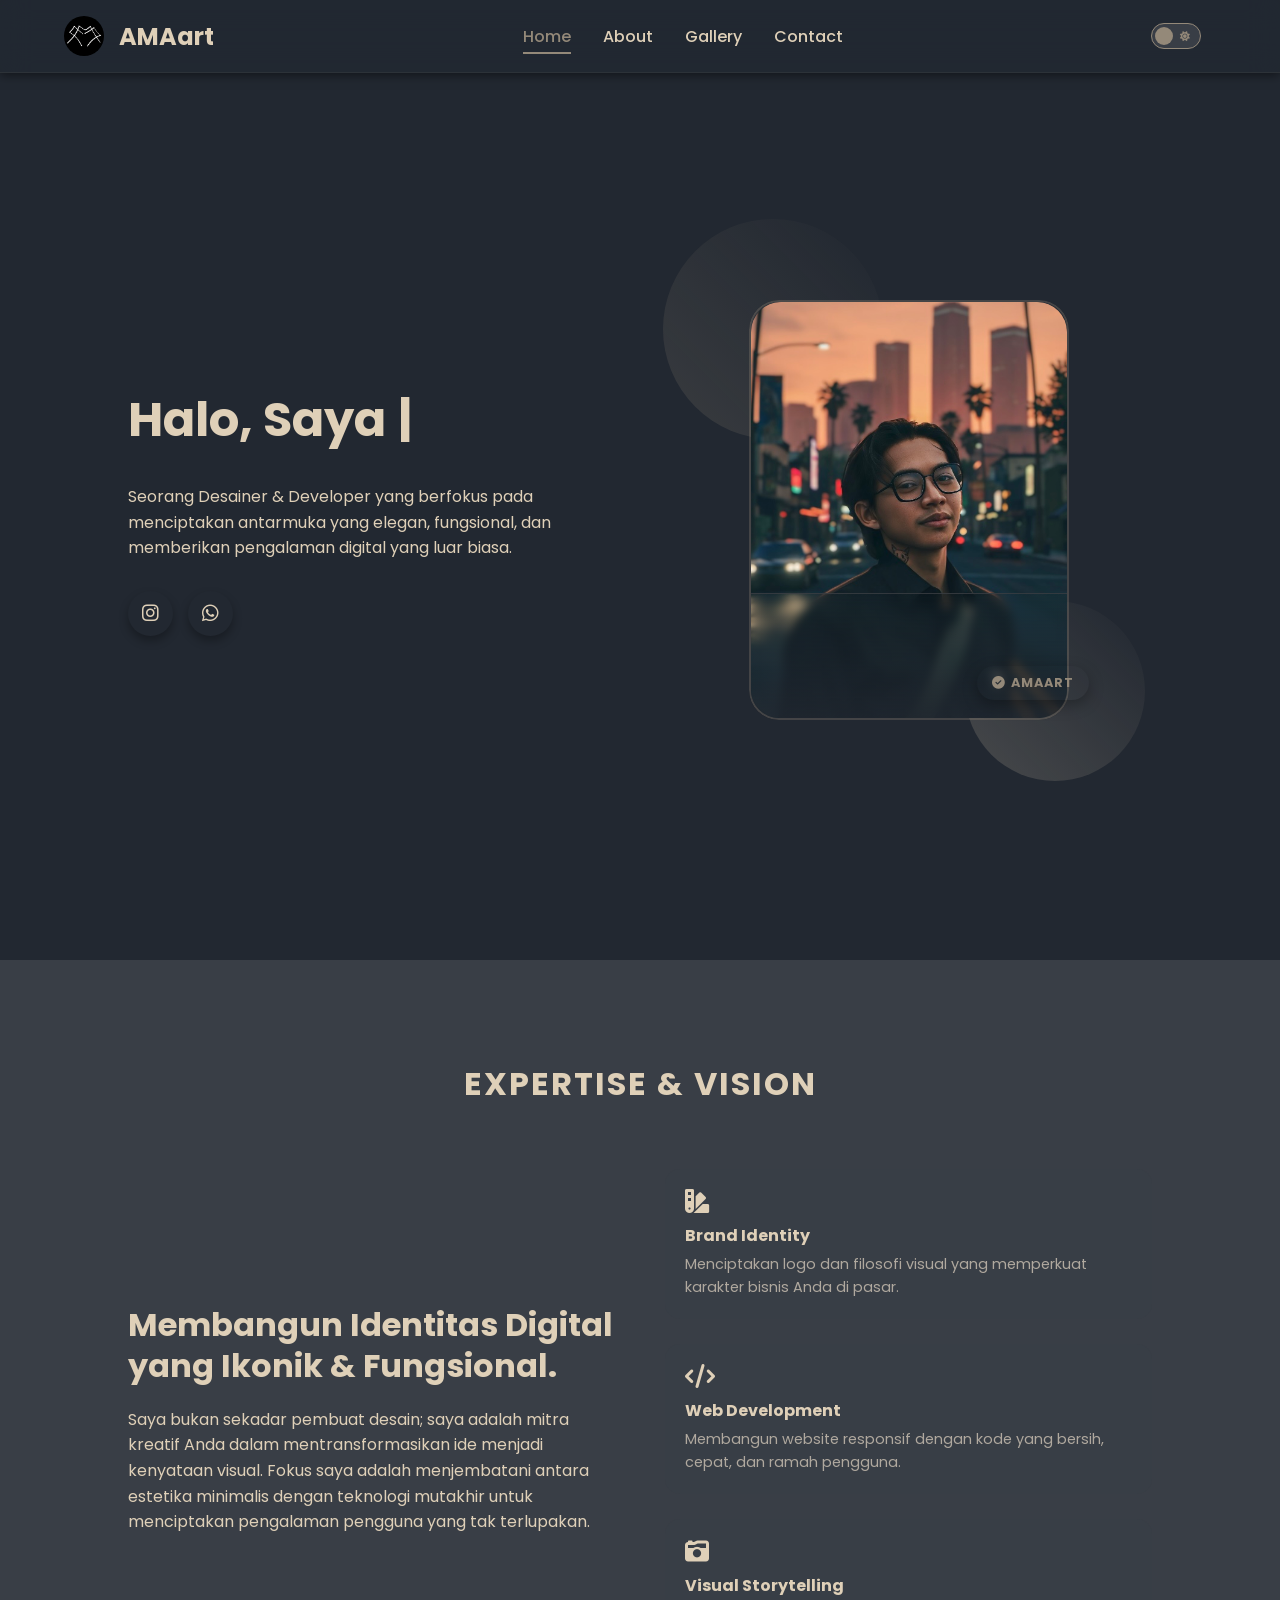
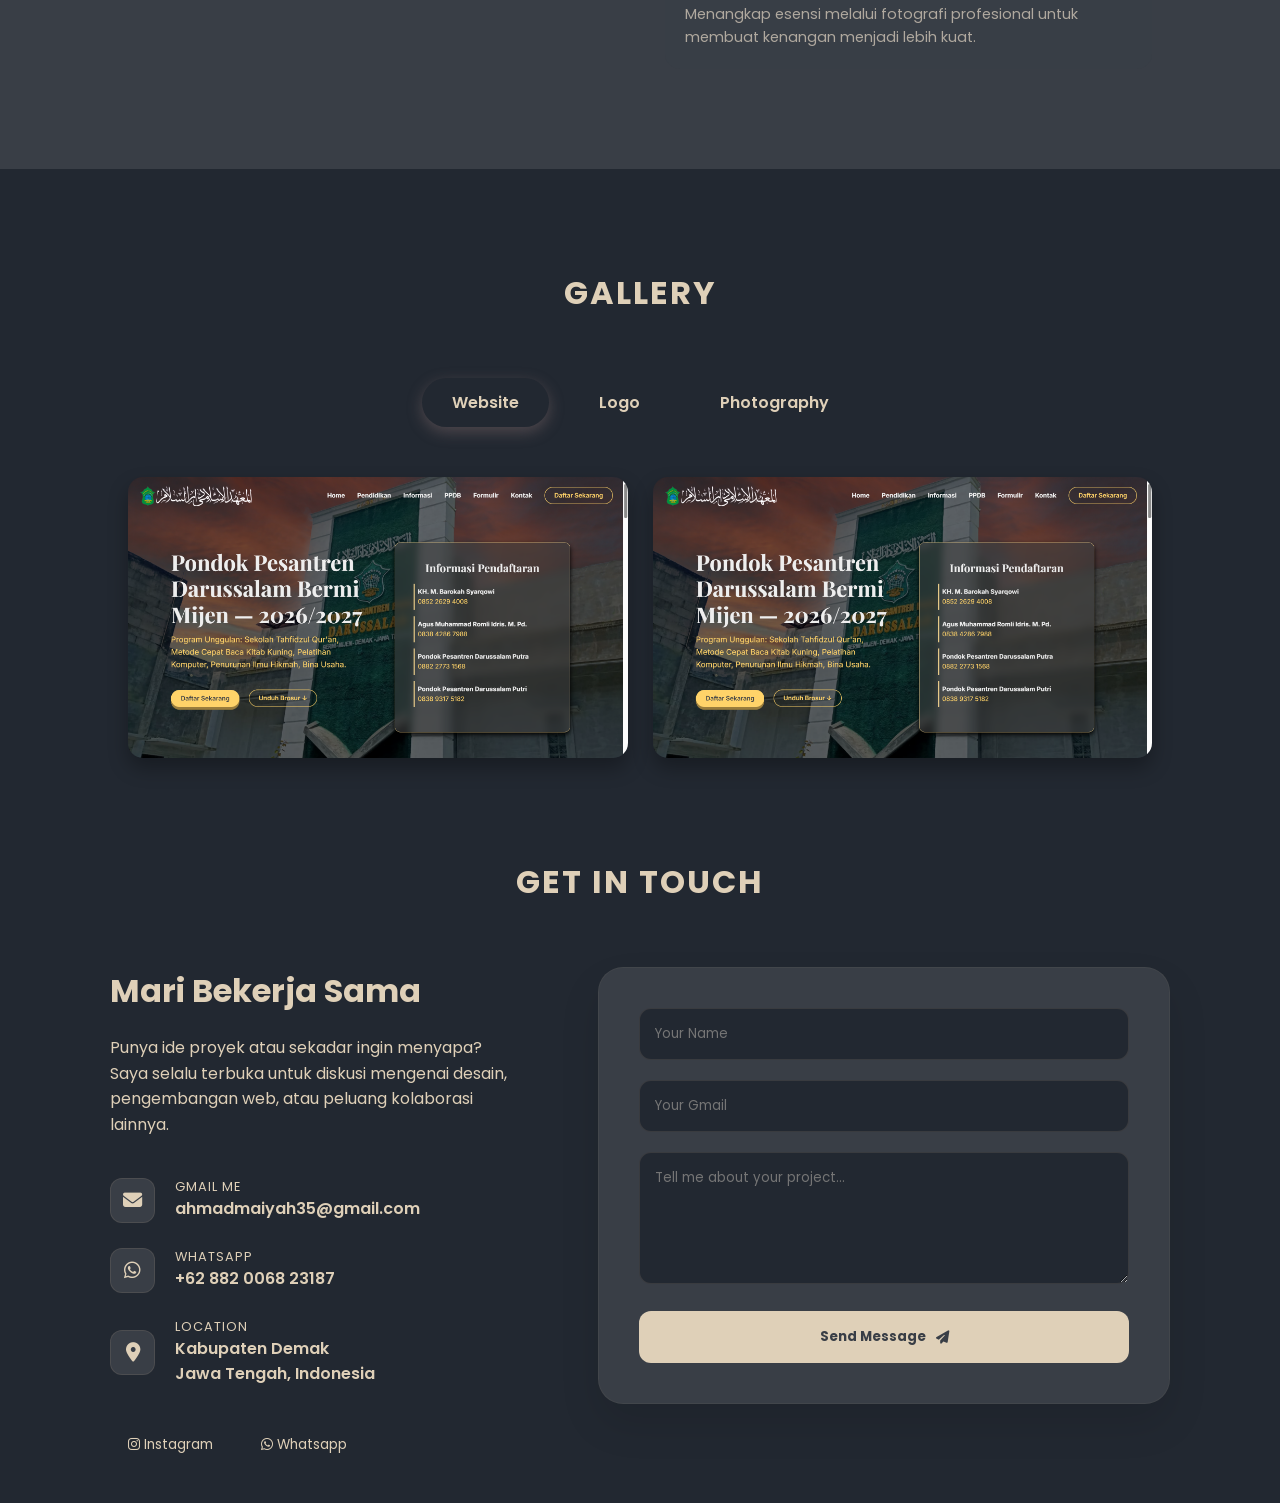
<file: index.html>
<!DOCTYPE html>
<html lang="id">
<head>
    <meta charset="UTF-8">
    <meta name="viewport" content="width=device-width, initial-scale=1.0">
    <title>AMAart - Portfolio</title>
    
    <link href="https://unpkg.com/aos@2.3.1/dist/aos.css" rel="stylesheet">
    
    <link rel="stylesheet" href="style.css">
    <link rel="stylesheet" href="https://cdnjs.cloudflare.com/ajax/libs/font-awesome/6.4.0/css/all.min.css">
</head>
<body>

  <div id="preloader">
    <div class="loader-content">
        <div class="logo-wrapper">
            <img src="assets/ama.png" alt="Logo">
        </div>
        
        <div class="loader-bar">
            <div class="progress"></div>
        </div>
        <p>Loading Experience...</p>
    </div>
</div>
    <nav class="navbar">
        <div class="nav-brand">
            <img src="assets/ama.png" width="50" alt="Logo" class="logo">
            <span>AMAart</span>
        </div>
        <ul class="nav-menu">
            <li><a href="#home">Home</a></li>
            <li><a href="#about">About</a></li>
            <li><a href="#gallery">Gallery</a></li>
            <li><a href="#contact">Contact</a></li>
        </ul>
     
        <div class="menu-toggle" id="mobile-menu">
            <i class="fas fa-bars"></i>
        </div>
        <div class="theme-switch-wrapper">
    <label class="theme-switch" for="checkbox-tema">
        <input type="checkbox" id="checkbox-tema" />
        <div class="slider round">
            <i class="fas fa-moon"></i>
            <i class="fas fa-sun"></i>
        </div>
    </label>
</div>
    </nav>

    <section id="home" class="home-section">
        <div class="home-content" data-aos="fade-right" data-aos-duration="1000">
            <h1>Halo, Saya <span class="typing-text highlight"></span></h1>
            <p>Seorang Desainer & Developer yang berfokus pada menciptakan antarmuka yang elegan, fungsional, dan memberikan pengalaman digital yang luar biasa.</p>
            <div class="home-socials">
                <a href="https://www.instagram.com/ahmad_murojjib_afthoni/"><i class="fab fa-instagram"></i></a>
                <a href="https://wa.me/0882006823187"><i class="fab fa-whatsapp"></i></a>
            </div>
        </div>
        <div class="home-image" data-aos="fade-left" data-aos-duration="1000">
            <div class="profile-card-container">
                <div class="circle-decors">
                    <div class="circle circle-1"></div>
                    <div class="circle circle-2"></div>
                </div>
                
                <div class="image-wrapper-pro">
                    <img src="assets/IMG_1753.jpg" alt="Foto Profil Profesional AMAart" class="profile-img">
                    
                    <div class="glass-overlay"></div>
                </div>
                
                <div class="pro-badge">
                    <i class="fas fa-check-circle"></i> AMAart
                </div>
            </div>
        </div>
    </section>

    <section id="about" class="about-section">
    <div class="section-title" data-aos="fade-up">
        <h2>Expertise & Vision</h2>
        <div class="line"></div>
    </div>
    
    <div class="about-container">
        <div class="about-text-main" data-aos="fade-right" data-aos-delay="200">
            <h3>Membangun Identitas Digital yang <span class="highlight">Ikonik & Fungsional.</span></h3>
            <p>
                Saya bukan sekadar pembuat desain; saya adalah mitra kreatif Anda dalam mentransformasikan ide menjadi kenyataan visual. Fokus saya adalah menjembatani antara estetika minimalis dengan teknologi mutakhir untuk menciptakan pengalaman pengguna yang tak terlupakan.
            </p>
        </div>

        <div class="about-details-grid" data-aos="fade-left" data-aos-delay="400">
            <div class="value-item">
                <i class="fas fa-swatchbook"></i>
                <h4>Brand Identity</h4>
                <p>Menciptakan logo dan filosofi visual yang memperkuat karakter bisnis Anda di pasar.</p>
            </div>
            <div class="value-item">
                <i class="fas fa-code"></i>
                <h4>Web Development</h4>
                <p>Membangun website responsif dengan kode yang bersih, cepat, dan ramah pengguna.</p>
            </div>
            <div class="value-item">
                <i class="fas fa-camera-retro"></i>
                <h4>Visual Storytelling</h4>
                <p>Menangkap esensi melalui fotografi profesional untuk membuat kenangan menjadi lebih kuat.</p>
            </div>
        </div>
    </div>
</section>
    <section id="gallery" class="gallery-section">
        <div class="section-title" data-aos="fade-up">
            <h2>Gallery</h2>
            <div class="line"></div>
        </div>
        
        <div class="gallery-tabs" data-aos="fade-up" data-aos-delay="200">
            <button class="tab-btn active" onclick="openTab('web-tab')">Website</button>
            <button class="tab-btn" onclick="openTab('logo-tab')">Logo</button>
            <button class="tab-btn" onclick="openTab('photo-tab')">Photography</button>
        </div>

        <div class="gallery-container">
            <div id="web-tab" class="tab-content active">
                <div class="grid-layout web-grid">
                    <div class="grid-item" data-aos="zoom-in" data-aos-delay="100">
                        <img src="assets/ppdb-ydbm.png" alt="Website 1">
                        <div class="overlay"><h3>
                            <a href="https://ppdb-ydbm.vercel.app/" target="_blank">PPDB-PONPES DARUSSALAM</a>
                        </h3></div>
                    </div>
                    <div class="grid-item" data-aos="zoom-in" data-aos-delay="200">
                        <img src="assets/ppdb-ydbm.png" alt="Website 2">
                        <div class="overlay"><h3>
                            <a href="https://ppdb-ydbm.vercel.app/" target="_blank">PPDB-PONPES DARUSSALAM</a>
                        </h3></div>
                    </div>
                </div>
            </div>

            <div id="logo-tab" class="tab-content">
                <div class="grid-layout ig-feed">
                    <img src="assets/logo/0.webp" alt="Logo 1" data-aos="flip-left" data-aos-delay="100">
                    <img src="assets/logo/1.webp" alt="Logo 2" data-aos="flip-left" data-aos-delay="200">
                    <img src="assets/logo/2.webp" alt="Logo 3" data-aos="flip-left" data-aos-delay="300">
                    <img src="assets/logo/3.webp" alt="Logo 4" data-aos="flip-left" data-aos-delay="400">
                    <img src="assets/logo/4.webp" alt="Logo 5" data-aos="flip-left" data-aos-delay="500">
                    <img src="assets/logo/5.webp" alt="Logo 6" data-aos="flip-left" data-aos-delay="600">
                    <img src="assets/logo/6.webp" alt="Logo 6" data-aos="flip-left" data-aos-delay="600">
                    <img src="assets/logo/7.webp" alt="Logo 7" data-aos="flip-left" data-aos-delay="600">
                </div>
            </div>

            <div id="photo-tab" class="tab-content">
                <div class="grid-layout photo-grid">
                    <div class="photo-item" data-aos="fade-up"><img src="assets/photography/1.webp" alt="Photo 1"></div>
                    <div class="photo-item" data-aos="fade-up" data-aos-delay="100"><img src="assets/photography/2.webp" alt="Photo 2"></div>
                    <div class="photo-item" data-aos="fade-up" data-aos-delay="200"><img src="assets/photography/3.webp" alt="Photo 3"></div>
                    <div class="photo-item" data-aos="fade-up" data-aos-delay="200"><img src="assets/photography/4.webp" alt="Photo 3"></div>
                    <div class="photo-item" data-aos="fade-up" data-aos-delay="200"><img src="assets/photography/5.webp" alt="Photo 3"></div>
                    <div class="photo-item" data-aos="fade-up" data-aos-delay="200"><img src="assets/photography/6.webp" alt="Photo 3"></div>
                    <div class="photo-item" data-aos="fade-up" data-aos-delay="200"><img src="assets/photography/7.webp" alt="Photo 3"></div>
                    <div class="photo-item" data-aos="fade-up" data-aos-delay="200"><img src="assets/photography/8.webp" alt="Photo 3"></div>
                    <div class="photo-item" data-aos="fade-up" data-aos-delay="200"><img src="assets/photography/9.webp" alt="Photo 3"></div>
                    <div class="photo-item" data-aos="fade-up" data-aos-delay="200"><img src="assets/photography/10.webp" alt="Photo 3"></div>
                    <div class="photo-item" data-aos="fade-up" data-aos-delay="200"><img src="assets/photography/11.webp" alt="Photo 3"></div>
                    <div class="photo-item" data-aos="fade-up" data-aos-delay="200"><img src="assets/photography/12.webp" alt="Photo 3"></div>
                    <div class="photo-item" data-aos="fade-up" data-aos-delay="200"><img src="assets/photography/13.webp" alt="Photo 3"></div>
                    <div class="photo-item" data-aos="fade-up" data-aos-delay="200"><img src="assets/photography/15.webp" alt="Photo 3"></div>
                    <div class="photo-item" data-aos="fade-up" data-aos-delay="200"><img src="assets/photography/14.webp" alt="Photo 3"></div>
                </div>
            </div>
        </div>
    </section>

    <section id="contact" class="contact-section">
    <div class="section-title" data-aos="fade-up">
        <h2>Get In Touch</h2>
        <div class="line"></div>
    </div>

    <div class="contact-container">
        <div class="contact-info" data-aos="fade-right">
            <h3>Mari Bekerja Sama</h3>
            <p>Punya ide proyek atau sekadar ingin menyapa? Saya selalu terbuka untuk diskusi mengenai desain, pengembangan web, atau peluang kolaborasi lainnya.</p>
            
            <div class="contact-methods">
                <div class="method-item">
                    <i class="fas fa-envelope"></i>
                    <div>
                        <span>Gmail Me</span>
                        <p>ahmadmaiyah35@gmail.com</p>
                    </div>
                </div>
                <div class="method-item">
                    <i class="fab fa-whatsapp"></i>
                    <div>
                        <span>WhatsApp</span>
                        <p>+62 882 0068 23187</p>
                    </div>
                </div>
                <div class="method-item">
                    <i class="fas fa-map-marker-alt"></i>
                    <div>
                        <span>Location</span>
                        <p>Kabupaten Demak</p> <p>Jawa Tengah, Indonesia</p>
                    </div>
                </div>
            </div>

            <div class="social-pills">
                <a href="https://www.instagram.com/ahmad_murojjib_afthoni/" class="pill"><i class="fab fa-instagram"></i> Instagram</a>
                <a href="https://wa.me/0882006823187" class="pill"><i class="fab fa-whatsapp"></i> Whatsapp</a>
            </div>
        </div>
       <div class="contact-form-wrapper" data-aos="fade-left">
        <form action="https://formspree.io/f/xjgprngw" method="POST" class="contact-form">
    <div class="input-group">
        <input type="text" name="name" placeholder="Your Name" required>
    </div>
    <div class="input-group">
        <input type="email" name="email" placeholder="Your Gmail" required>
    </div>
    <div class="input-group">
        <textarea name="message" placeholder="Tell me about your project..." rows="5" required></textarea>
    </div>
    <button type="submit" class="btn-send">
                    <span>Send Message</span>
                    <i class="fas fa-paper-plane"></i>
                </button>
</form>
</div>
    </div>
</section>

    <script src="https://unpkg.com/aos@2.3.1/dist/aos.js"></script>
    <script src="script.js"></script>
</body>
</html>
</file>
<file: style.css>
/* Google Fonts */
@import url('https://fonts.googleapis.com/css2?family=Poppins:wght@300;400;600;700&display=swap');

html {
    scroll-behavior: smooth;
}

/* Variabel Palet Warna */

/* Variabel Warna Default (Dark Mode) */
:root {
    /* Mode Gelap (Default) */
    --bg-utama: #222831;
    --bg-kartu: #393E46;
    --warna-teks: #DFD0B8;
    --aksen: #948979;
}

[data-theme="light"] {
    /* Mode Terang (Akan aktif saat tombol diklik) */
    --bg-utama: #F5F5F5;
    --bg-kartu: #E0E0E0;
    --warna-teks: #222831;
    --aksen: #948979;
}

/* Ganti semua warna manual di CSS Anda dengan variabel ini */
body {
    background-color: var(--bg-color);
    color: var(--text-color);
    transition: background-color 0.4s ease, color 0.4s ease; /* Animasi transisi smooth */
}

/* --- Styling Tombol Switch --- */
.theme-switch-wrapper {
    display: flex;
    align-items: center;
    margin-right: 15px;
}

.theme-switch {
    display: inline-block;
    height: 30px;
    position: relative;
    width: 60px;
}

.theme-switch input { display: none; }

.slider {
    background-color: var(--card-bg);
    bottom: 0;
    cursor: pointer;
    left: 0;
    position: absolute;
    right: 0;
    top: 0;
    transition: .4s;
    display: flex;
    align-items: center;
    justify-content: space-around;
    padding: 0 5px;
    border: 1px solid var(--accent);
}

.slider i { font-size: 12px; color: var(--accent); }

.slider:before {
    background-color: var(--accent);
    bottom: 4px;
    content: "";
    height: 20px;
    left: 4px;
    position: absolute;
    transition: .4s;
    width: 22px;
    z-index: 2;
}

.slider.round { border-radius: 34px; }
.slider.round:before { border-radius: 50%; }

input:checked + .slider:before {
    transform: translateX(28px);
}

/* Menghapus warna biru dan garis bawah pada semua link */
a {
    text-decoration: none; /* Menghapus garis bawah */
    color: inherit;        /* Memaksa link mengikuti warna teks induknya */
    display: inline-block; /* Agar transformasi seperti scale/hover berjalan lancar */
}

/* Opsional: Memberi warna saat link disentuh kursor */
a:hover {
    color: var(--accent); /* Berubah menjadi warna #948979 saat hover */
}


* {
    margin: 0;
    padding: 0;
    box-sizing: border-box;
    font-family: 'Poppins', sans-serif;
    scroll-behavior: smooth;
}

body {
    overflow-x: hidden; /* Mencegah scroll horizontal saat animasi AOS */
    background-color: var(--bg-utama);
    color: var(--warna-teks);
    transition: 0.3s;
}

/* --- Typography --- */
h1, h2 { color: var(--light); }
p { color: var(--warna-teks); line-height: 1.6; }
.highlight { color: var(--accent); }
.section-title { text-align: center; margin-bottom: 3rem; }
.section-title h2 { font-size: 2rem; text-transform: uppercase; letter-spacing: 2px; }
.line { width: 60px; height: 3px; background: var(--accent); margin: 10px auto; border-radius: 5px; }

/* REVISI: Styling Kursor untuk Animasi Ketik */
.typing-text::after {
    content: '|';
    animation: blink 0.7s infinite;
    margin-left: 2px;
}

@keyframes blink {
    0%, 100% { opacity: 1; }
    50% { opacity: 0; }
}

/* --- Preloader Logo Bulat (Fix Version) --- */

.logo-wrapper {
    width: 100px;           /* Ukuran kotak luar */
    height: 100px;          /* Harus sama dengan width */
    margin: 0 auto 30px;
    position: relative;
    
    /* INI KUNCINYA */
    border-radius: 50% !important; 
    border: 3px solid var(--accent);
    overflow: hidden !important; /* Memotong gambar agar jadi bulat */
    display: flex;
    justify-content: center;
    align-items: center;
    background-color: var(--bg-kartu); /* Warna latar belakang bulatannya */
    
    /* Animasi pulse */
    animation: pulseLogo 2s infinite ease-in-out;
    box-shadow: 0 0 20px rgba(148, 137, 121, 0.3);
}

.logo-wrapper img {
    width: 100%;            /* Gambar memenuhi kotak */
    height: 100%;           /* Gambar memenuhi kotak */
    object-fit: cover;      /* ATAU pakai 'contain' jika logo tidak ingin terpotong */
    display: block;
}

/* Pastikan animasi tetap ada */
@keyframes pulseLogo {
    0%, 100% { transform: scale(1); opacity: 1; }
    50% { transform: scale(1.05); opacity: 0.8; }
}/* Container Utama Preloader */
#preloader {
    position: fixed;
    top: 0; left: 0; width: 100%; height: 100%;
    background-color: var(--bg-utama);
    display: flex; justify-content: center; align-items: center;
    z-index: 10000; /* Angka sangat tinggi agar di depan */
    transition: opacity 0.6s ease;
}

/* Kotak Logo */
.logo-wrapper {
    width: 120px;
    height: 120px;
    margin: 0 auto 20px;
    
    /* TEKNIK CLIP-PATH: Memaksa bentuk bulat secara matematis */
    clip-path: circle(50% at 50% 50%);
    -webkit-clip-path: circle(50% at 50% 50%);
    
    background-color: var(--bg-kartu);
    border: 3px solid var(--accent); /* Garis tepi */
    display: flex;
    justify-content: center;
    align-items: center;
}

.logo-wrapper img {
    width: 100%;
    height: 100%;
    object-fit: cover; /* Ganti ke 'contain' jika logo Anda tidak ingin terpotong */
    display: block;
}

/* Animasi Progress Bar */
.loader-bar {
    width: 150px;
    height: 3px;
    background: rgba(148, 137, 121, 0.1);
    margin: 15px auto;
    border-radius: 5px;
    overflow: hidden;
}

.progress {
    width: 40%;
    height: 100%;
    background: var(--accent);
    animation: loadingMove 1.5s infinite ease-in-out;
}

@keyframes loadingMove {
    0% { transform: translateX(-100%); }
    100% { transform: translateX(250%); }
}

/* Class untuk menghilangkan */
.preloader-hidden {
    opacity: 0;
    pointer-events: none;
}
/* --- Navbar --- */
.navbar {
    display: flex;
    justify-content: space-between;
    align-items: center;
    padding: 1rem 5%;
    backdrop-filter: blur(10px);
    position: fixed;
    width: 100%;
    top: 0;
    z-index: 1000;
    box-shadow: 0 2px 10px rgba(0,0,0,0.5);
    transition: 0.3s ease;
    background-color: var(--bg-utama);
}

.nav-brand {
    display: flex;
    align-items: center;
    gap: 15px;
    font-size: 1.5rem;
    font-weight: 700;
    color: var(--light);
}
.nav-brand img { border-radius: 50%; object-fit: cover; width: 40px; height: 40px;}

.nav-menu {
    display: flex;
    list-style: none;
    gap: 2rem;
}
.nav-menu a {
    text-decoration: none;
    color: var(--light);
    font-weight: 500;
    transition: 0.3s ease;
    position: relative;
}
/* Efek garis bawah saat hover */
.nav-menu a::after {
    content: '';
    position: absolute;
    width: 0; height: 2px;
    background: var(--aksen);
    bottom: -5px; left: 0;
    transition: 0.3s;
}
.nav-menu a:hover { color: var(--aksen); }
.nav-menu a:hover::after { width: 100%; }

.menu-toggle { display: none; font-size: 1.5rem; cursor: pointer; color: var(--light); }

/* --- Home Section --- */
.home-section {
    min-height: 100vh;
    display: flex;
    align-items: center;
    justify-content: space-between;
    padding: 0 10%;
    margin-top: 60px;
}
.home-content { flex: 1; padding-right: 50px; }
.home-content h1 { font-size: 3rem; margin-bottom: 20px; min-height: 80px; } /* min-height agar layout tidak lompat saat mengetik */
.home-socials { margin-top: 30px; display: flex; gap: 15px; }
.home-socials a {
    color: var(--light);
    background: var(--gray);
    width: 45px; height: 45px;
    display: flex; align-items: center; justify-content: center;
    border-radius: 50%;
    text-decoration: none;
    transition: 0.3s;
    box-shadow: 0 5px 10px rgba(0,0,0,0.3);
    font-size: 1.2rem;
}
.home-socials a:hover { background: var(--accent); color: var(--dark); transform: translateY(-5px) rotate(360deg); }

.home-image { flex: 1; display: flex; justify-content: flex-end; }
.image-wrapper img {
    width: 250px; 
    border-radius: 20px;
    box-shadow: -10px 10px 0 var(--gray), -20px 20px 0 rgba(0,0,0,0.2);
    transition: 0.5s cubic-bezier(0.175, 0.885, 0.32, 1.275);
}
.image-wrapper img:hover { 
    transform: scale(1.05) translateY(-10px); 
    box-shadow: -15px 15px 0 var(--accent), -30px 30px 0 rgba(0,0,0,0.3); 
}

/* --- STYLE BARU FOTO PROFIL PROFESIONAL & ANIMASI --- */

.home-image {
    flex: 1;
    display: flex;
    justify-content: center;
    align-items: center;
    perspective: 1000px; /* Penting untuk efek miring 3D saat hover */
}

.profile-card-container {
    position: relative;
    width: 320px;
    height: 420px;
    display: flex;
    justify-content: center;
    align-items: center;
    animation: floatingPro 6s ease-in-out infinite;
    
    /* PENTING BUG FIX: Jangan pakai overflow: hidden di sini */
    /* Agar lingkaran dekoratif di belakangnya bisa terlihat meluap keluar */
    transform-style: preserve-3d;
}

/* Wrapper Foto Utama */
.image-wrapper-pro {
    position: relative;
    width: 100%;
    height: 100%;
    border-radius: 30px; /* Sudut melengkung kartu */
    
    /* PENTING BUG FIX: Overflow hidden WAJIB di sini */
    overflow: hidden; /* Memotong foto agar ikut melengkung */
    
    background: var(--bg-kartu);
    border: 2px solid rgba(148, 137, 121, 0.3);
    box-shadow: 0 20px 50px rgba(0,0,0,0.5);
    transition: transform 0.5s ease, box-shadow 0.5s ease;
    z-index: 10; /* Di depan lingkaran dekoratif */

    /* Trik Rendering agar border-radius stabil saat animasi */
    transform: translateZ(0); 
    -webkit-mask-image: -webkit-radial-gradient(white, black); 
    backface-visibility: hidden;
}

/* Foto Profil */
.profile-img {
    width: 100%;
    height: 100%;
    object-fit: cover;
    transition: transform 0.5s ease;
    border-radius: inherit; /* Ikut border-radius induknya */
}

/* Overlay Kaca (Glassmorphism) */
.glass-overlay {
    position: absolute;
    bottom: 0;
    left: 0;
    width: 100%;
    height: 30%; /* Hanya menutupi bagian bawah foto */
    background: linear-gradient(to top, rgba(34, 40, 49, 0.8), transparent);
    backdrop-filter: blur(5px); /* Efek blur kaca */
    border-top: 1px solid rgba(223, 208, 184, 0.1);
    z-index: 11;
}

/* Badge Profesional */
.pro-badge {
    position: absolute;
    bottom: 20px;
    right: -20px; /* Sedikit keluar dari kartu */
    background-color: var(--accent);
    color: var(--aksen);
    padding: 8px 15px;
    border-radius: 20px;
    font-size: 0.8rem;
    font-weight: 700;
    text-transform: uppercase;
    letter-spacing: 1px;
    box-shadow: 0 5px 15px rgba(0,0,0,0.3);
    z-index: 12;
    display: flex;
    align-items: center;
    gap: 5px;
}

.pro-badge {
    /* ... kode sebelumnya tetap sama ... */
    z-index: 100 !important; /* Di lapisan paling depan */
}

/* --- EFEK HOVER TILT 3D --- */
.profile-card-container:hover .image-wrapper-pro {
    transform: rotateY(8deg) rotateX(4deg) translateY(-10px);
    box-shadow: -15px 30px 60px rgba(0,0,0,0.6);
    border-color: rgba(148, 137, 121, 0.7);
}

.profile-card-container:hover .profile-img {
    transform: scale(1.03);
}

/* --- KEYFRAMES ANIMASI --- */
@keyframes floatingPro { 0%, 100% { transform: translateY(0); } 50% { transform: translateY(-15px); } }
@keyframes rotateDecor { from { transform: rotate(0deg); } to { transform: rotate(360deg); } }

/* Elemen Dekoratif Lingkaran di Belakang Foto */
.circle-decors {
    position: absolute;
    width: 110%; /* Sedikit lebih lebar dari kotak foto */
    height: 110%;
    z-index: 1; /* Di lapisan paling belakang */
    pointer-events: none; /* Agar tidak bisa diklik */
}

.circle {
    position: absolute;
    border-radius: 50%;
    background: linear-gradient(45deg, var(--aksen), transparent);
    opacity: 0.2;
}

.circle-1 {
    width: 220px;
    height: 220px;
    top: -60px;
    left: -70px;
    animation: rotateDecor 12s linear infinite;
}

.circle-2 {
    width: 180px;
    height: 180px;
    bottom: -40px;
    right: -60px;
    background: linear-gradient(45deg, var(--warna-teks), transparent);
    animation: rotateDecor 10s linear infinite reverse;
}

/* --- EFEK INTERAKSI (HOVER) --- */

/* Efek Tilt 3D saat container disentuh kursor */
.profile-card-container:hover .image-wrapper-pro {
    /* Sedikit miring dan naik */
    transform: rotateY(10deg) rotateX(5deg) translateY(-10px);
    /* Bayangan menjadi lebih tajam dan menjauh */
    box-shadow: -15px 30px 60px rgba(0,0,0,0.7);
    border-color: rgba(148, 137, 121, 0.8); /* Bingkai lebih terang */
}

/* Foto sedikit zoom saat hover */
.profile-card-container:hover .profile-img {
    transform: scale(1.05);
}

/* --- DEFINISI ANIMASI (KEYFRAMES) --- */

/* Animasi Mengambang (Floating) */
@keyframes floatingPro {
    0%, 100% {
        transform: translateY(0);
    }
    50% {
        transform: translateY(-15px); /* Naik sedikit */
    }
}

/* Animasi Rotasi Lingkaran Dekoratif */
@keyframes rotateDecor {
    from {
        transform: rotate(0deg);
    }
    to {
        transform: rotate(360deg);
    }
}

/* --- Responsif Mobile (Tambahkan di bagian bawah media query Anda) --- */
@media (max-width: 768px) {
    .profile-card-container {
        width: 260px; /* Perkecil ukuran di HP */
        height: 360px;
    }
    
    .pro-badge {
        right: 0; /* Badge rata kanan, tidak keluar dari layar */
        font-size: 0.7rem;
        padding: 6px 12px;
        color: var(--bg-utama);
        background-color: var(--accent);
    }
    
    /* Matikan efek Tilt 3D di mobile agar tidak aneh saat di-scroll */
    .profile-card-container:hover .image-wrapper-pro {
        transform: translateY(-5px); /* Hanya naik sedikit */
        box-shadow: 0 15px 30px rgba(0,0,0,0.5);
    }
}

/* --- STYLE BARU FOTO PROFIL PROFESIONAL & ANIMASI --- */

.home-image {
    flex: 1;
    display: flex;
    justify-content: center;
    align-items: center;
    perspective: 1000px; /* Diperlukan untuk efek miring 3D */
}

.profile-card-container {
    position: relative;
    width: 320px;
    height: 420px;
    display: flex;
    justify-content: center;
    align-items: center;
    animation: floatingPro 6s ease-in-out infinite;
    
    /* --- PERBAIKAN BUG BAGIAN 1 --- */
    /* Menambahkan transform-style agar elemen anak (foto) berada di ruang 3D yang sama */
    transform-style: preserve-3d; 
}

/* Wrapper Foto Utama */
.image-wrapper-pro {
    position: relative;
    width: 100%;
    height: 100%;
    border-radius: 30px; /* Sudut melengkung */
    overflow: hidden; /* Memotong gambar agar ikut melengkung */
    background: var(--gray);
    border: 2px solid rgba(148, 137, 121, 0.3);
    box-shadow: 0 20px 50px rgba(0,0,0,0.5);
    transition: transform 0.5s ease, box-shadow 0.5s ease;
    z-index: 10;

    /* --- PERBAIKAN BUG BAGIAN 2 --- */
    /* 1. Memaksa browser menggunakan rendering hardware secara konsisten */
    transform: translateZ(0); 
    -webkit-transform: translateZ(0);
    
    /* 2. Trik rendering anti-alias untuk memaksa overflow tetap 'hidden' */
    -webkit-mask-image: -webkit-radial-gradient(white, black); 
    
    /* 3. Memastikan gambar di dalamnya tidak "bocor" keluar saat animasi hover 3D */
    backface-visibility: hidden;
    -webkit-backface-visibility: hidden;
}

/* Foto Profil */
.profile-img {
    width: 100%;
    height: 100%;
    object-fit: cover;
    transition: transform 0.5s ease;
    
    /* --- PERBAIKAN BUG BAGIAN 3 --- */
    /* Pastikan gambar induknya yang melakukan pemotongan, bukan gambar ini */
    border-radius: inherit; 
}

/* ... Kode CSS lainnya (glass-overlay, pro-badge, dll) tetap sama ... */

/* --- About Section --- */
.about-section { padding: 100px 10%;
text-align: center; 
background-color: var(--bg-kartu);
}
.about-content { max-width: 800px; margin: 0 auto; font-size: 1.1rem; }

.theme-switch-wrapper {
    display: flex;
    align-items: center;
    margin-right: 15px;
}

.theme-switch {
    display: inline-block;
    height: 26px;
    position: relative;
    width: 50px;
}

.theme-switch input { display: none; }

.slider {
    background-color: var(--bg-kartu);
    bottom: 0; cursor: pointer; left: 0; position: absolute; right: 0; top: 0;
    transition: .4s; border-radius: 34px;
    display: flex; align-items: center; justify-content: space-around;
    border: 1px solid var(--aksen);
}

.slider:before {
    background-color: var(--aksen);
    bottom: 3px; content: ""; height: 18px; left: 3px;
    position: absolute; transition: .4s; width: 18px; border-radius: 50%;
    z-index: 2;
}

input:checked + .slider:before {
    transform: translateX(24px);
}

.slider i { font-size: 10px; color: var(--aksen); }

/* --- Gallery Section --- */
.gallery-section { padding: 100px 10%; }
.gallery-tabs { display: flex; justify-content: center; gap: 20px; margin-bottom: 50px; }
.tab-btn {
    background: transparent; border: 2px solid var(--gray); color: var(--light);
    padding: 12px 30px; border-radius: 30px; cursor: pointer; font-weight: 600;
    transition: 0.3s;
    font-size: 1rem;
}
.tab-btn.active, .tab-btn:hover { background: var(--accent); border-color: var(--accent); color: var(--dark); box-shadow: 0 5px 15px rgba(148, 121, 121, 0.4); }

.tab-content { display: none; }
.tab-content.active { display: block; }

/* Grid Umum */
.grid-layout { display: grid; gap: 25px; }

/* Web Grid - 3D Card Effect */
.web-grid { grid-template-columns: repeat(auto-fit, minmax(350px, 1fr)); }
.grid-item { 
    position: relative; 
    overflow: hidden; 
    border-radius: 15px; 
    cursor: pointer; 
    box-shadow: 0 10px 20px rgba(0,0,0,0.3);
    transition: 0.4s ease;
}
.grid-item img { width: 100%; height: 100%; object-fit: cover; transition: 0.6s ease; display: block; }
.grid-item .overlay {
    position: absolute; top: 0; left: 0; width: 100%; height: 100%;
    background: linear-gradient(to bottom, transparent, rgba(34, 40, 49, 0.9));
    display: flex; align-items: flex-end; justify-content: center;
    padding-bottom: 20px;
    opacity: 0; transition: 0.4s ease;
}
.overlay {
    color: var(--aksen);
}
.grid-item:hover { transform: translateY(-10px); box-shadow: 0 20px 30px rgba(0,0,0,0.5); }
.grid-item:hover img { transform: scale(1.1); }
.grid-item:hover .overlay { opacity: 1; }
.overlay h3 { color: var(--light); text-transform: uppercase; letter-spacing: 1px; font-size: 1.1rem;}

/* Logo Grid (Feed IG Style) */
.ig-feed { grid-template-columns: repeat(3, 1fr); gap: 15px; }
.ig-feed img { 
    width: 100%; 
    aspect-ratio: 1/1; 
    object-fit: cover; 
    border-radius: 10px; 
    transition: 0.4s; 
    cursor: pointer; 
    box-shadow: 0 5px 10px rgba(0,0,0,0.3);
}
.ig-feed img:hover { transform: scale(1.05); filter: brightness(1.1); box-shadow: 0 10px 20px rgba(0,0,0,0.5); }

/* Photography Grid (Zoom Effect) */
.photo-grid { grid-template-columns: repeat(auto-fit, minmax(300px, 1fr)); }
.photo-item { overflow: hidden; border-radius: 15px; box-shadow: 0 10px 20px rgba(0,0,0,0.3); }
.photo-item img { width: 100%; height: 100%; object-fit: cover; transition: transform 0.8s ease; cursor: crosshair; display: block; }
/* Efek zoom saat kursor mendekat */
.photo-item:hover img { transform: scale(1.3); }

/* --- Social Media / Footer --- */
/* --- Contact Section Professional Style --- */

.contact-container {
    display: flex;
    gap: 80px;
    max-width: 1100px;
    margin: 40px auto;
    padding: 0 20px;
    align-items: flex-start;
}

.contact-info {
    flex: 1;
    text-align: left;
}

.contact-info h3 {
    font-size: 2rem;
    margin-bottom: 20px;
    color: var(--accent);
}

.contact-info p {
    color: var(--text-muted);
    line-height: 1.6;
    margin-bottom: 40px;
}

.contact-methods {
    display: flex;
    flex-direction: column;
    gap: 25px;
    margin-bottom: 40px;
}

.method-item {
    display: flex;
    align-items: center;
    gap: 20px;
}

.method-item i {
    width: 45px;
    height: 45px;
    background: var(--bg-kartu);
    display: flex;
    align-items: center;
    justify-content: center;
    border-radius: 12px;
    color: var(--accent);
    font-size: 1.2rem;
    border: 1px solid rgba(148, 137, 121, 0.2);
}

.method-item span {
    display: block;
    font-size: 0.8rem;
    color: var(--text-muted);
    text-transform: uppercase;
    letter-spacing: 1px;
}

.method-item p {
    margin-bottom: 0;
    font-weight: 600;
    color: var(--warna-teks);
}

/* Social Pills Style */
.social-pills {
    display: flex;
    gap: 12px;
    flex-wrap: wrap;
}

.pill {
    padding: 8px 18px;
    background: transparent;
    border: 1px solid var(--accent);
    color: var(--warna-teks);
    border-radius: 50px;
    font-size: 0.85rem;
    text-decoration: none;
    transition: 0.3s;
}

.pill:hover {
    background: var(--accent);
    color: var(--aksen);
    transform: translateY(-3px);
}

/* Form Styling */
.contact-form-wrapper {
    flex: 1.2;
    background: var(--bg-kartu);
    padding: 40px;
    border-radius: 25px;
    box-shadow: 0 20px 40px rgba(0,0,0,0.1);
    border: 1px solid rgba(148, 137, 121, 0.1);
}

.input-group {
    margin-bottom: 20px;
}

.input-group input, 
.input-group textarea {
    width: 100%;
    padding: 15px;
    background: var(--bg-utama);
    border: 1px solid rgba(148, 137, 121, 0.2);
    border-radius: 12px;
    color: var(--warna-teks);
    font-family: inherit;
    outline: none;
    transition: 0.3s;
}

.input-group input:focus, 
.input-group textarea:focus {
    border-color: var(--accent);
    box-shadow: 0 0 0 4px rgba(148, 137, 121, 0.1);
}

.btn-send {
    width: 100%;
    padding: 16px;
    background: var(--warna-teks);
    color: var(--bg-kartu);
    border: none;
    border-radius: 12px;
    font-weight: 700;
    cursor: pointer;
    display: flex;
    justify-content: center;
    align-items: center;
    gap: 10px;
    transition: 0.3s;
}

.btn-send:hover {
    transform: translateY(-3px);
    box-shadow: 0 10px 20px rgba(148, 137, 121, 0.3);
}



/* Responsif */
@media (max-width: 850px) {
    .contact-container {
        flex-direction: column;
        gap: 50px;
    }
    .contact-form-wrapper {
        width: 100%;
    }
}

/* REVISI: .social-gif Dihilangkan */

.social-buttons { display: flex; justify-content: center; gap: 25px; flex-wrap: wrap; margin-top: 20px;}
.social-btn { display: flex; align-items: center; gap: 12px; padding: 15px 35px; font-size: 1.1rem; }

/* --- Responsif (Mobile) --- */
@media (max-width: 768px) {
    .navbar { padding: 1rem 5%; }
    .nav-menu {
        position: absolute; top: 100%; left: 0; width: 100%;
        background-color: var(--gray); flex-direction: column;
        text-align: center; padding: 30px 0; gap: 1.5rem;
        display: none; box-shadow: 0 10px 15px rgba(0,0,0,0.5);
        opacity: 0; transform: translateY(-20px); transition: 0.4s ease;
    }
    .nav-menu.active { display: flex; opacity: 1; transform: translateY(0); }
    .menu-toggle { display: block; }
    .nav-contact { display: none; }
    
    .home-section { flex-direction: column-reverse; text-align: center; padding-top: 120px; gap: 50px; padding-bottom: 50px; }
    .home-content { padding-right: 0; }
    .home-content h1 { font-size: 2.2rem; min-height: 60px; }
    .home-socials { justify-content: center; }
    
    .image-wrapper img { width: 250px; box-shadow: 0 15px 25px rgba(0,0,0,0.4); }
    /* Matikan efek hover 3D rumit di mobile agar performa bagus */
    .image-wrapper img:hover { transform: scale(1.02); box-shadow: 0 15px 25px rgba(0,0,0,0.4); }

    .ig-feed { grid-template-columns: repeat(2, 1fr); }
    .web-grid { grid-template-columns: 1fr; }
    .gallery-tabs { flex-wrap: wrap; gap: 10px; }
    .tab-btn { padding: 10px 20px; font-size: 0.9rem; }
}

/* --- Navigasi Active State --- */

/* Warna teks saat menu aktif */
.nav-menu a.active {
    color: var(--aksen);
}

/* Garis bawah animasi saat menu aktif */
.nav-menu a.active::after {
    width: 100%; /* Garis bawah penuh */
    background: var(--aksen);
}

/* Memastikan navbar tetap terbaca saat scroll (Efek Blur Premium) */
.navbar {
    /* ... kode sebelumnya ... */
    background-color: rgba(34, 40, 49, 0.8) !important;
    backdrop-filter: blur(15px) saturate(150%);
    -webkit-backdrop-filter: blur(15px) saturate(150%);
    border-bottom: 1px solid rgba(148, 137, 121, 0.1);
}

/* --- Pembaruan About Section (Premium Layout) --- */

.about-container {
    display: flex;
    gap: 50px;
    align-items: center;
    max-width: 1100px;
    margin: 0 auto;
    text-align: left; /* Teks rata kiri agar lebih profesional */
}

.about-text-main {
    flex: 1;
}

.about-text-main h3 {
    font-size: 2rem;
    margin-bottom: 20px;
    line-height: 1.3;
}

.about-details-grid {
    flex: 1;
    display: grid;
    gap: 25px;
}

.value-item {
    background: rgba(57, 62, 70, 0.5); /* Warna #393E46 transparan */
    padding: 20px;
    border-radius: 15px;
    border-left: 4px solid var(--accent);
    transition: 0.3s ease;
}

.value-item:hover {
    background: var(--gray);
    transform: translateX(10px);
    box-shadow: 0 10px 20px rgba(0,0,0,0.2);
}

.value-item i {
    font-size: 1.5rem;
    color: var(--accent);
    margin-bottom: 10px;
    display: block;
}

.value-item h4 {
    margin-bottom: 5px;
    color: var(--light);
}

.value-item p {
    font-size: 0.9rem;
    color: #b0a99f;
}

/* Responsif untuk Tablet & HP */
@media (max-width: 992px) {
    .about-container {
        flex-direction: column;
        text-align: center;
    }
    
    .value-item {
        text-align: left;
    }

    .about-text-main h3 {
        font-size: 1.8rem;
    }
}
</file>
